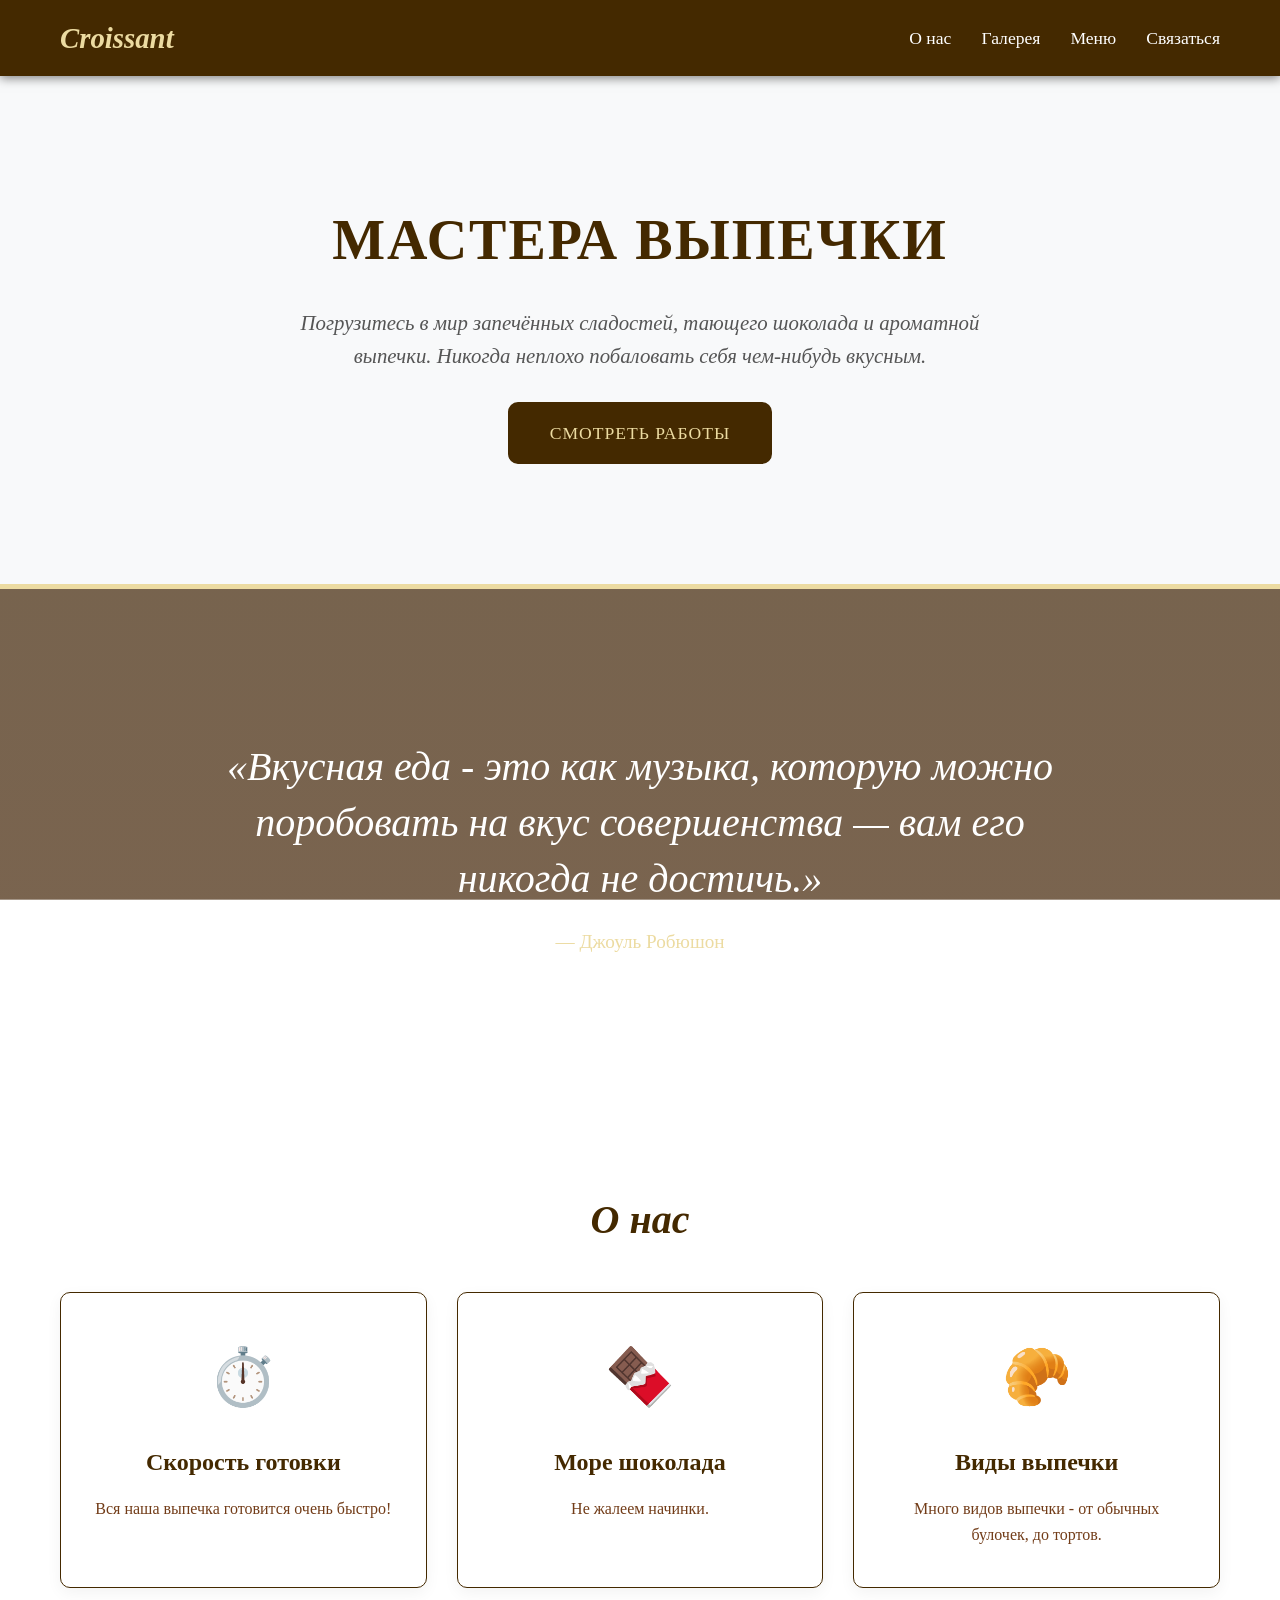
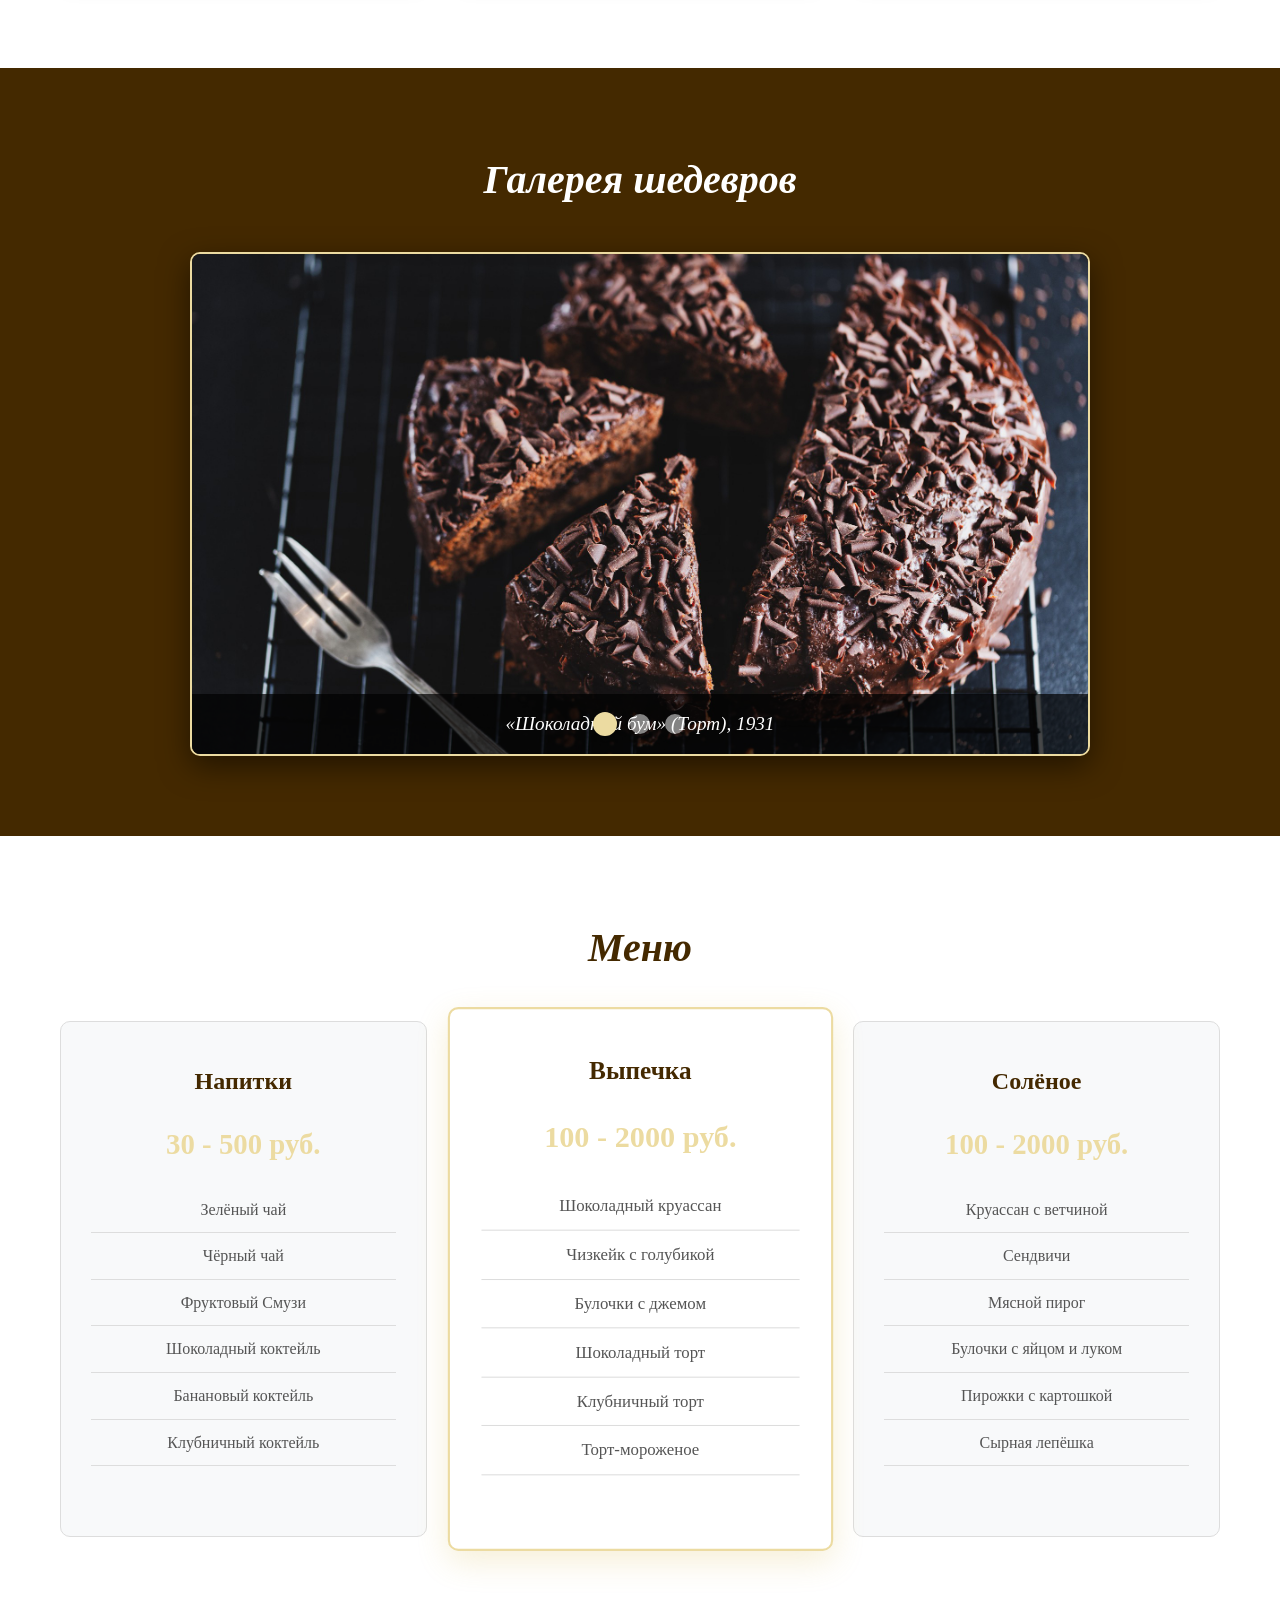
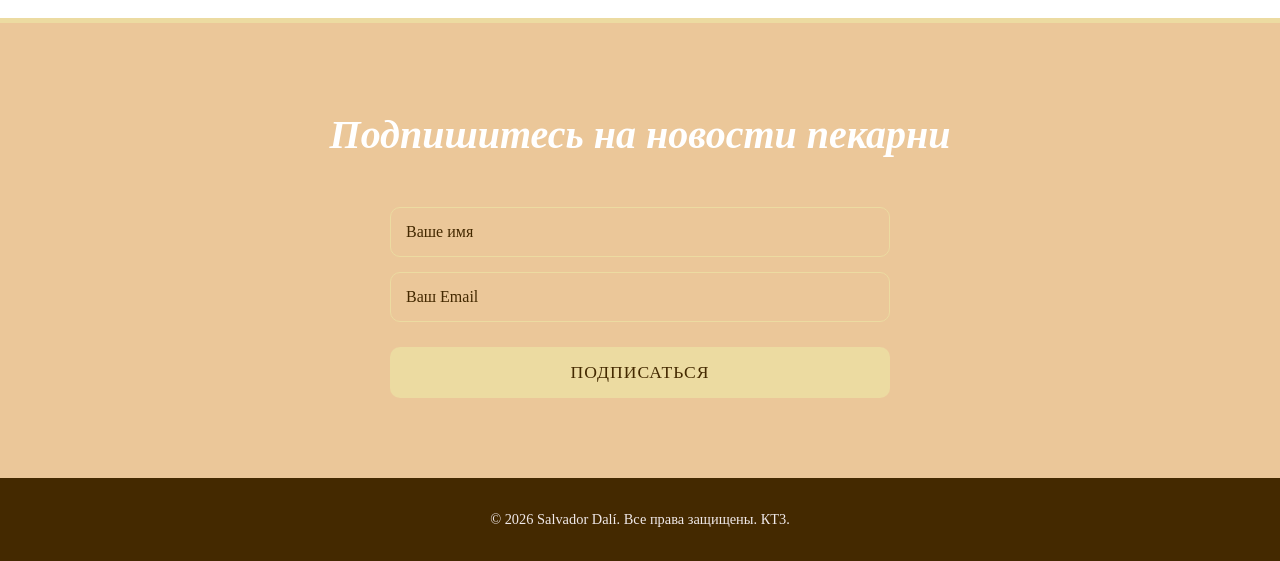
<file: index.html>
<!DOCTYPE html>
<html lang="ru">
<head>
    <meta charset="UTF-8">
    <meta name="viewport" content="width=device-width, initial-scale=1.0">
    <title> Круассан | Мир выпечки</title>
    <link rel="stylesheet" href="css.css">

</head>
<body>
    <header>
        <div class="container header-inner">
            <a href="#" class="logo">Croissant</a>
            <nav>
                <ul>
                    <li><a href="index.html">О нас</a></li>
                    <li><a href="Gallery.html">Галерея</a></li>
                    <li><a href="Menu.html">Меню</a></li>
                    <li><a href="Contact.html">Связаться</a></li>
                </ul>
            </nav>
        </div>
    </header>
    <section class="hero">
        <div class="container">
            <h1>Мастера Выпечки</h1>
            <p>Погрузитесь в мир запечённых сладостей, тающего шоколада и ароматной выпечки. Никогда неплохо побаловать себя чем-нибудь вкусным.</p>
            <a href="#gallery" class="btn">Смотреть работы</a>
        </div>
    </section>
    <section class="vibe-block">
        <div>
            <blockquote>
                «Вкусная еда - это как музыка, которую можно поробовать на вкус совершенства — вам его никогда не достичь.»
            </blockquote>
            <cite>— Джоуль Робюшон</cite>
        </div>
    </section>  
    <section id="themes">
        <div class="container">
            <h2>О нас</h2>
            <div class="themes-grid">
                <div class="theme-card">
                    <div class="icon-placeholder">⏱️</div>
                    <h3>Скорость готовки</h3>
                    <p>Вся наша выпечка готовится очень быстро!</p>
                </div>
                <div class="theme-card">
                    <div class="icon-placeholder">🍫</div>
                    <h3>Море шоколада</h3>
                    <p>Не жалеем начинки.</p>
                </div>
                <div class="theme-card">
                    <div class="icon-placeholder">🥐</div>
                    <h3>Виды выпечки</h3>
                    <p>Много видов выпечки - от обычных булочек, до тортов.</p>
                </div>
            </div>
        </div>
    </section>
    <section id="gallery" class="slider-section">
        <div class="container">
            <h2>Галерея шедевров</h2>           
            <div class="css-slider">
                <input type="radio" name="slider" id="slide1" checked>
                <input type="radio" name="slider" id="slide2">
                <input type="radio" name="slider" id="slide3">
                <div class="slider-track">
                    <div class="slide">
                        <img src="торт.jpg" alt="Шоколадный бум">
                        <div class="slide-caption">«Шоколадный бум» (Торт), 1931</div>
                    </div>
                    <div class="slide">
                        <img src="чизкейк.jpg" alt="Голубично - малиновый пейзаж">
                        <div class="slide-caption">«Голубично - малиновый пейзаж», 1948 (Чизкейк)</div>
                    </div>
                    <div class="slide">
                        <img src="круассан.jpg" alt="Французский круассан">
                        <div class="slide-caption">«Французский круассан», 1952 (Круассан)</div>
                    </div>
                </div>
                <div class="slider-nav">
                    <label for="slide1"></label>
                    <label for="slide2"></label>
                    <label for="slide3"></label>
                </div>
            </div>
            
        </div>
    </section>
    <section id="eras">
        <div class="container">
            <h2>Меню</h2>
            <div class="era-grid">
                <div class="era-card">
                    <h3>Напитки</h3>
                    <div class="era-years">30 - 500 руб.</div>
                    <ul>
                        <li>Зелёный чай</li>
                        <li>Чёрный чай</li>
                        <li>Фруктовый Смузи</li>
                        <li>Шоколадный коктейль</li>
                        <li>Банановый коктейль</li>
                        <li>Клубничный коктейль</li>
                    </ul>
                </div>
                <div class="era-card popular">
                    <h3>Выпечка</h3>
                    <div class="era-years">100 - 2000 руб.</div>
                    <ul>
                        <li>Шоколадный круассан</li>
                        <li>Чизкейк с голубикой</li>
                        <li>Булочки с джемом</li>
                        <li>Шоколадный торт</li>
                        <li>Клубничный торт</li>
                        <li>Торт-мороженое</li>
                    </ul>
                </div>
                <div class="era-card">
                    <h3>Солёное</h3>
                    <div class="era-years">100 - 2000 руб.</div>
                    <ul>
                        <li>Круассан с ветчиной</li>
                        <li>Сендвичи</li>
                        <li>Мясной пирог</li>
                        <li>Булочки с яйцом и луком</li>
                        <li>Пирожки с картошкой</li>
                        <li>Сырная лепёшка</li>
                    </ul>
                </div>
            </div>
        </div>
    </section>
    <section id="contact" class="contact-section">
        <div class="container">
            <h2>Подпишитесь на новости пекарни</h2>
            <form class="contact-form">
                <input type="text" placeholder="Ваше имя" required>
                <input type="email" placeholder="Ваш Email" required>
                <button type="submit" class="btn">Подписаться</button>
            </form>
        </div>
    </section>
    <footer>
        <div class="container">
            <p>&copy; 2026 Salvador Dalí. Все права защищены. КТ3.</p>
        </div>
    </footer>
</body>
</html>
</file>
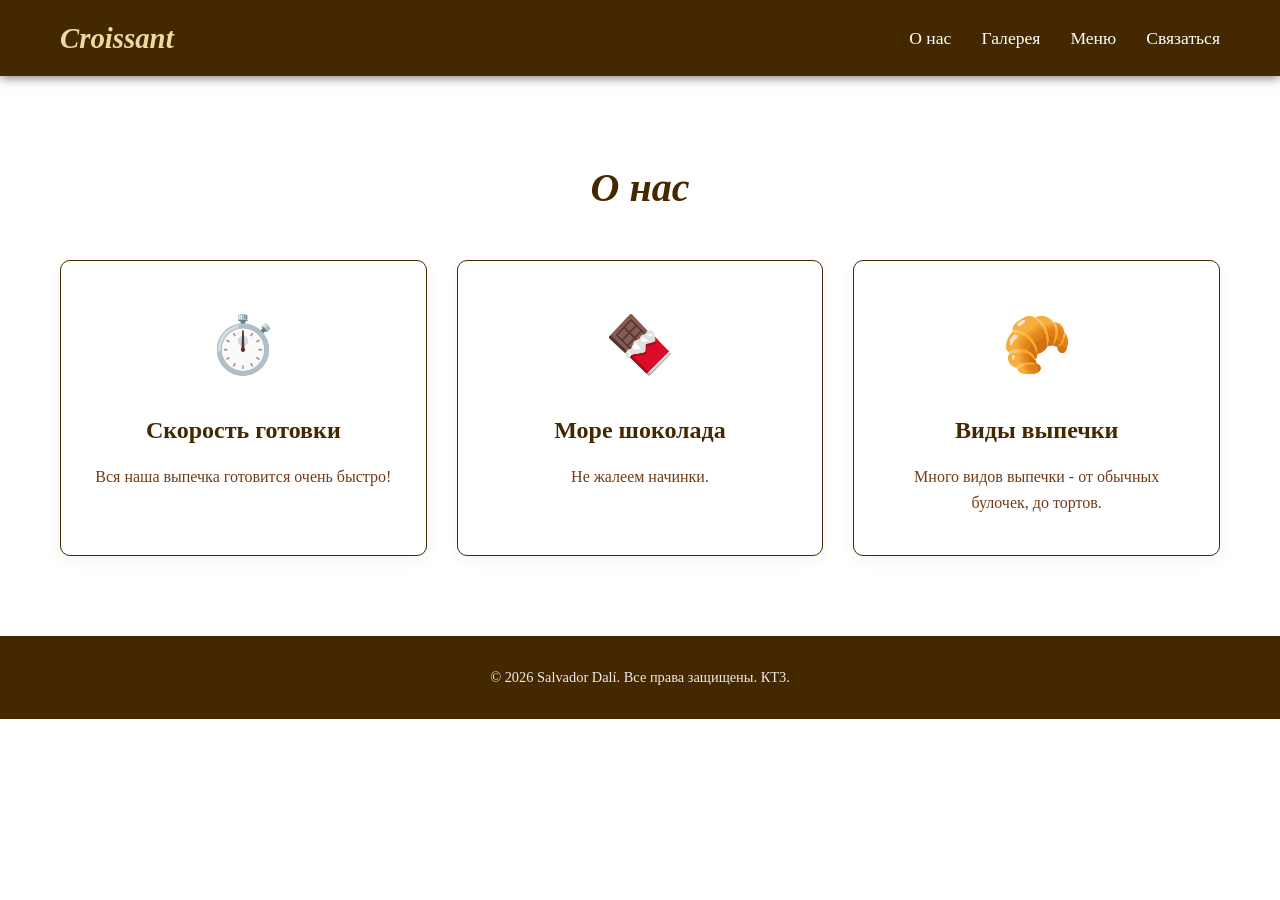
<file: about.html>
<!DOCTYPE html>
<html lang="ru">
<head>
    <meta charset="UTF-8">
    <meta name="viewport" content="width=device-width, initial-scale=1.0">
    <link rel="stylesheet" href="css.css">
    <title> Круассан | Мир выпечки</title>
   
</head>
<body>
    <header>
        <div class="container header-inner">
            <a href="!DOCTYPE Алина.html" class="logo">Croissant</a>
            <nav>
                <ul>
                    <li><a href="index.html">О нас</a></li>
                    <li><a href="Gallery.html">Галерея</a></li>
                    <li><a href="Menu.html">Меню</a></li>
                    <li><a href="Contact.html">Связаться</a></li>
                </ul>
            </nav>
        </div>
    </header>
       <section id="index.html">
        <div class="container">
            <h2>О нас</h2>
            <div class="themes-grid">
                <div class="theme-card">
                    <div class="icon-placeholder">⏱️</div>
                    <h3>Скорость готовки</h3>
                    <p>Вся наша выпечка готовится очень быстро!</p>
                </div>
                <div class="theme-card">
                    <div class="icon-placeholder">🍫</div>
                    <h3>Море шоколада</h3>
                    <p>Не жалеем начинки.</p>
                </div>
                <div class="theme-card">
                    <div class="icon-placeholder">🥐</div>
                    <h3>Виды выпечки</h3>
                    <p>Много видов выпечки - от обычных булочек, до тортов.</p>
                </div>
            </div>
        </div>
    </section>
       <footer>
        <div class="container">
            <p>&copy; 2026 Salvador Dalí. Все права защищены. КТ3.</p>
        </div>
    </footer>
</body>
</html>
</file>
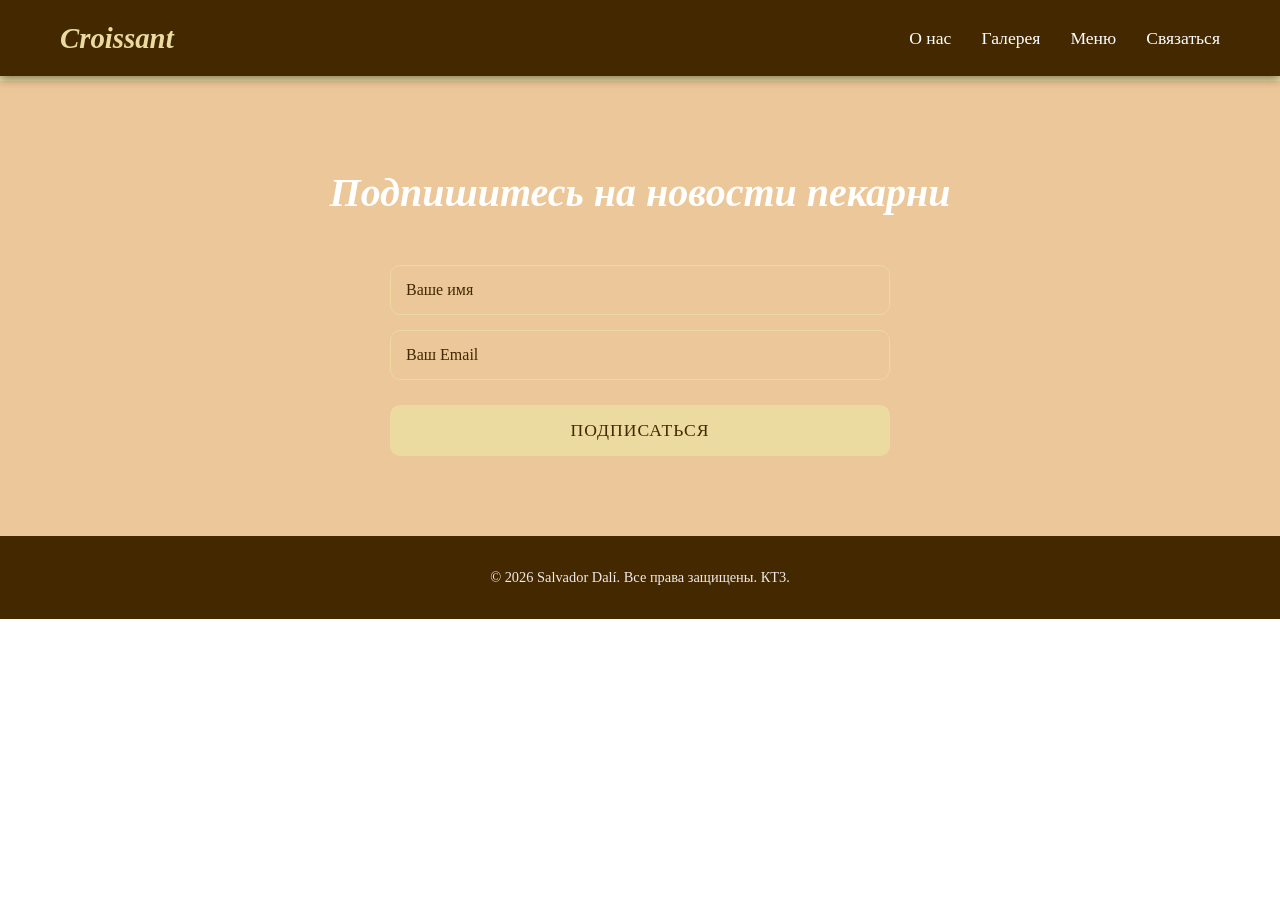
<file: Contact.html>
<!DOCTYPE html>
<html lang="ru">
<head>
    <meta charset="UTF-8">
    <meta name="viewport" content="width=device-width, initial-scale=1.0">
    <title> Круассан | Мир выпечки</title>
    <link rel="stylesheet" href="css.css">

</head>
<body>
    <header>
        <div class="container header-inner">
            <a href="#" class="logo">Croissant</a>
            <nav>
                <ul>
                    <li><a href="index.html">О нас</a></li>
                    <li><a href="Gallery.html">Галерея</a></li>
                    <li><a href="Menu.html">Меню</a></li>
                    <li><a href="Contact.html">Связаться</a></li>
                </ul>
            </nav>
        </div>
    </header>
      <section id="contact" class="contact-section">
        <div class="container">
            <h2>Подпишитесь на новости пекарни</h2>
            <form class="contact-form">
                <input type="text" placeholder="Ваше имя" required>
                <input type="email" placeholder="Ваш Email" required>
                <button type="submit" class="btn">Подписаться</button>
            </form>
        </div>
    </section>
    <footer>
        <div class="container">
            <p>&copy; 2026 Salvador Dalí. Все права защищены. КТ3.</p>
        </div>
    </footer>
</body>
</html>
</file>
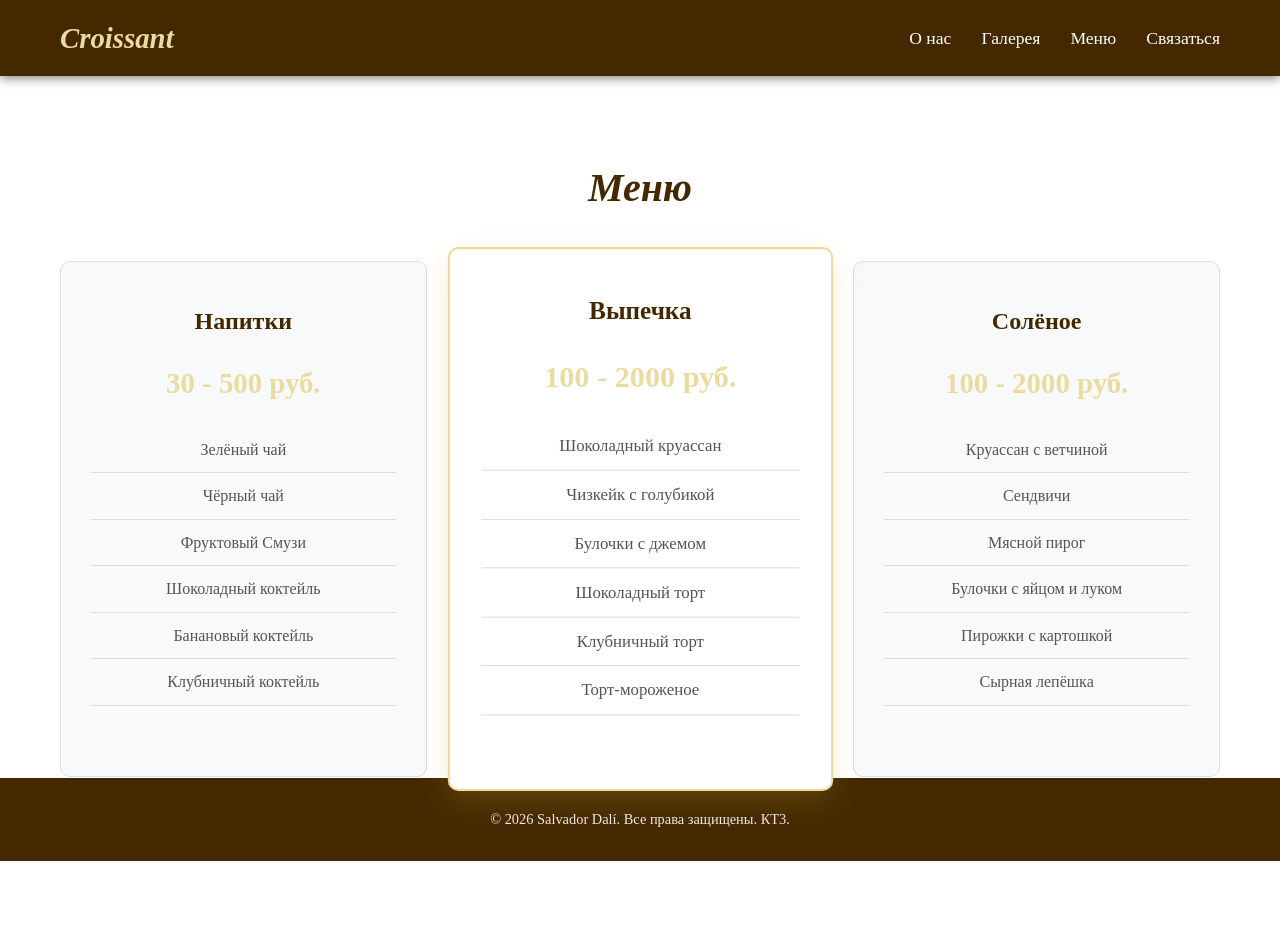
<file: Menu.html>
<!DOCTYPE html>
<html lang="ru">
<head>
    <meta charset="UTF-8">
    <meta name="viewport" content="width=device-width, initial-scale=1.0">
    <title> Круассан | Мир выпечки</title>
   <link rel="stylesheet" href="css.css">
</head>
<body>
    <header>
        <div class="container header-inner">
            <a href="!DOCTYPE Алина.html" class="logo">Croissant</a>
            <nav>
                <ul>
                    <li><a href="index.html">О нас</a></li>
                    <li><a href="Gallery.html">Галерея</a></li>
                    <li><a href="Menu.html">Меню</a></li>
                    <li><a href="Contact.html">Связаться</a></li>
                </ul>
            </nav>
        </div>
    </header>
    <section id="Menu.html">
        <div class="container">
            <h2>Меню</h2>
            <div class="era-grid">
                <div class="era-card">
                    <h3>Напитки</h3>
                    <div class="era-years">30 - 500 руб.</div>
                    <ul>
                        <li>Зелёный чай</li>
                        <li>Чёрный чай</li>
                        <li>Фруктовый Смузи</li>
                        <li>Шоколадный коктейль</li>
                        <li>Банановый коктейль</li>
                        <li>Клубничный коктейль</li>
                    </ul>
                </div>
                <div class="era-card popular">
                    <h3>Выпечка</h3>
                    <div class="era-years">100 - 2000 руб.</div>
                    <ul>
                        <li>Шоколадный круассан</li>
                        <li>Чизкейк с голубикой</li>
                        <li>Булочки с джемом</li>
                        <li>Шоколадный торт</li>
                        <li>Клубничный торт</li>
                        <li>Торт-мороженое</li>
                    </ul>
                </div>
                <div class="era-card">
                    <h3>Солёное</h3>
                    <div class="era-years">100 - 2000 руб.</div>
                    <ul>
                        <li>Круассан с ветчиной</li>
                        <li>Сендвичи</li>
                        <li>Мясной пирог</li>
                        <li>Булочки с яйцом и луком</li>
                        <li>Пирожки с картошкой</li>
                        <li>Сырная лепёшка</li>
                    </ul>
                </div>
            </div>
        </div>
     <footer>
        <div class="container">
            <p>&copy; 2026 Salvador Dalí. Все права защищены. КТ3.</p>
        </div>
    </footer>
</body>
</html>
</file>
<file: css.css>
:root {
            --primary: rgb(236, 219, 161); 
            --dark: #442900;    
            --light: #f8f9fa;  
            --text: #723c18;
            --white: #fff;
        }
        * {
            margin: 0;
            padding: 0;
            box-sizing: border-box;
            font-family: 'Georgia', serif;
        }
        body {
            color: var(--text);
            background-color: var(--white);
            line-height: 1.6;
            background-repeat: no-repeat;    
            background-size: cover;          
            background-position: center;     

        }
        .container {
            max-width: 1200px;
            margin: 0 auto;
            padding: 0 20px;
        }
        section {
            padding: 80px 0;
        }
        h2 {
            text-align: center;
            font-size: 2.5rem;
            margin-bottom: 40px;
            color: var(--dark);
            font-style: italic;
        }
        header {
            position: sticky; /* Липкая шапка */
            top: 0;
            background-color: var(--dark);
            box-shadow: 0 2px 10px rgba(0,0,0,0.5);
            z-index: 1000;
            padding: 15px 0;
        }
        .header-inner {
            display: flex; 
            justify-content: space-between;
            align-items: center;
        }
        .logo {
            font-size: 1.8rem;
            font-weight: bold;
            color: var(--primary);
            text-decoration: none;
            font-style: italic;
        }
        nav ul {
            display: flex;
            list-style: none;
            gap: 30px;
        }
        nav a {
            text-decoration: none;
            color: var(--white);
            font-size: 1.1rem;
            transition: color 0.3s;
        }
        nav a:hover {
            color: var(--primary);
        }
        .hero {
            background-color: var(--light);
            text-align: center;
            padding: 120px 0;
            border-bottom: 5px solid var(--primary);
        }
        .hero h1 {
            font-size: 3.5rem;
            margin-bottom: 20px;
            color: var(--dark);
            text-transform: uppercase;
            letter-spacing: 2px;
        }
        .hero p {
            font-size: 1.3rem;
            max-width: 700px;
            margin: 0 auto 30px;
            color: #555;
            font-style: italic;
        }
        .btn {
            display: inline-block;
            background-color: var(--dark);
            color: var(--primary);
            padding: 15px 40px;
            text-decoration: none;
            font-size: 1.1rem;
            transition: background 0.3s, color 0.3s;
            border: 2px solid var(--dark);
            cursor: pointer;
            text-transform: uppercase;
            letter-spacing: 1px;
             border-radius: 10px;
        }
        .btn:hover {
            background-color: var(--primary);
            color: var(--dark);
        }
        .vibe-block {
            background: linear-gradient(rgba(54, 31, 0, 0.7), rgba(65, 34, 4, 0.7)) center/cover fixed;
            padding: 150px 20px;
            text-align: center;
            color: var(--white);
            display: flex;
            justify-content: center;
            align-items: center;
            min-height: 400px;
        }
        .vibe-block blockquote {
            font-size: 2.5rem;
            font-style: italic;
            max-width: 900px;
            line-height: 1.4;
        }
        .vibe-block cite {
            display: block;
            margin-top: 20px;
            font-size: 1.2rem;
            color: var(--primary);
            font-style: normal;
        }
        .themes-grid {
            display: grid;
            grid-template-columns: repeat(auto-fit, minmax(300px, 1fr));
            gap: 30px;
        }
        .theme-card {
            background: var(--white);
            padding: 40px 30px;
            text-align: center;
            box-shadow: 0 5px 15px rgba(0,0,0,0.05);
            border: 1px solid #442900;
            transition: transform 0.3s ease, box-shadow 0.3s ease, background 0.3s ease;
            border-radius: 10px;
        }
        .theme-card:hover {
            transform: translateY(-10px); 
            box-shadow: 0 15px 30px rgba(212, 175, 55, 0.3);
            background: var(--primary);
        }
        .theme-card h3 {
            color: var(--dark);
            margin-bottom: 15px;
            font-size: 1.5rem;
        }
        .icon-placeholder {
            font-size: 3.5rem;
            margin-bottom: 20px;
        }
        .slider-section {
            background-color: var(--dark);
            color: var(--white);
        }
        .slider-section h2 {
            color: var(--white);
        }
        
        .css-slider {
            max-width: 900px;
            margin: 0 auto;
            position: relative;
            overflow: hidden;
            border: 2px solid var(--primary);
            box-shadow: 0 10px 30px rgba(0,0,0,0.5);
            border-radius: 10px;
        }
        
        .css-slider input[type="radio"] {
            display: none;
        }
        .slider-track {
            display: flex;
            width: 300%; 
            transition: transform 0.5s ease-in-out;
        }
        
        .slide {
            width: 33.333%; 
            height: 500px;
            position: relative;
        }
        
        .slide img {
            width: 100%;
            height: 100%;
            object-fit: cover;
        }
        
        .slide-caption {
            position: absolute;
            bottom: 0;
            left: 0;
            width: 100%;
            background: rgba(0,0,0,0.7);
            color: var(--white);
            padding: 15px;
            text-align: center;
            font-size: 1.2rem;
            font-style: italic;
        }
        
        #slide1:checked ~ .slider-track { transform: translateX(0); }
        #slide2:checked ~ .slider-track { transform: translateX(-33.333%); }
        #slide3:checked ~ .slider-track { transform: translateX(-66.666%); }

        .slider-nav {
            position: absolute;
            bottom: 20px;
            width: 100%;
            display: flex;
            justify-content: center;
            gap: 15px;
            z-index: 10;
        }
        .slider-nav label {
            width: 20px;
            height: 20px;
            background: rgba(255, 255, 255, 0.5);
            border-radius: 50%;
            cursor: pointer;
            transition: background 0.3s, transform 0.3s;
        }
        .slider-nav label:hover {
            background: var(--primary);
            transform: scale(1.2);
        }

        #slide1:checked ~ .slider-nav label[for="slide1"],
        #slide2:checked ~ .slider-nav label[for="slide2"],
        #slide3:checked ~ .slider-nav label[for="slide3"] {
            background: var(--primary);
            transform: scale(1.2);
        }

        .era-grid {
            display: grid;
            grid-template-columns: repeat(3, 1fr);
            gap: 30px;
            align-items: center;
        }
        .era-card {
            border-radius: 10px;
            background: var(--light);
            border: 1px solid #ddd;
            padding: 40px 30px;
            text-align: center;
            transition: 0.3s;
        }
        .era-card.popular {
            border: 2px solid var(--primary);
            transform: scale(1.05);
            box-shadow: 0 10px 30px rgba(212, 175, 55, 0.2);
            background: var(--white);
        }
        .era-card h3 {
            font-size: 1.5rem;
            margin-bottom: 20px;
            color: var(--dark);
        }
        .era-years {
            font-size: 1.8rem;
            font-weight: bold;
            color: var(--primary);
            margin-bottom: 20px;
        }
        .era-card ul {
            list-style: none;
            margin-bottom: 30px;
        }
        .era-card ul li {
            padding: 10px 0;
            border-bottom: 1px solid #ddd;
            color: #555;
        }
        .contact-section {
            background-color: #ebc799;
            color: var(--white);
            border-top: 5px solid var(--primary); 
        }
        .contact-section h2 {
            color: var(--white);
        }
        .contact-form {
            max-width: 500px;
            margin: 0 auto;
            display: flex;
            flex-direction: column;
            gap: 15px;  
        }
        .contact-form input {
            padding: 15px;
            border: 1px solid var(--primary);
            background: transparent;
            color: var(--white);
            font-size: 1rem;
            font-family: inherit;
            border-radius: 10px;
        }
        .contact-form input::placeholder {
            color: #442900;
        }
        .contact-form button {
            margin-top: 10px;
            background-color: var(--primary);
            color: var(--dark);
            border: none;
        }
        .contact-form button:hover {
            background-color: #b8962e;
        }
        footer {
            background-color: #442900;
            color: #f0e9e9;
            text-align: center;
            padding: 30px 0;
            font-size: 0.9rem;
        }



        @media (max-width: 992px) {
            .hero h1 { font-size: 2.8rem; }
            .vibe-block blockquote { font-size: 2rem; }
            .era-grid {
                grid-template-columns: repeat(auto-fit, minmax(280px, 1fr));
            }
            .era-card.popular {
                transform: scale(1); 
            }
        }

        @media (max-width: 768px) {
            section { padding: 50px 0; }
            h2 { font-size: 2rem; }
            .header-inner {
                flex-direction: column;
                gap: 15px;
            }
            nav ul {
                flex-wrap: wrap;
                justify-content: center;
                gap: 15px;
            }
            .slide { height: 350px; }
        }

        @media (max-width: 480px) {
            .hero h1 { font-size: 2rem; }
            .hero p { font-size: 1rem; }
            .vibe-block { padding: 80px 15px; }
            .vibe-block blockquote { font-size: 1.5rem; }
            .themes-grid { grid-template-columns: 1fr; }
            .slide { height: 250px; }
        }
</file>
